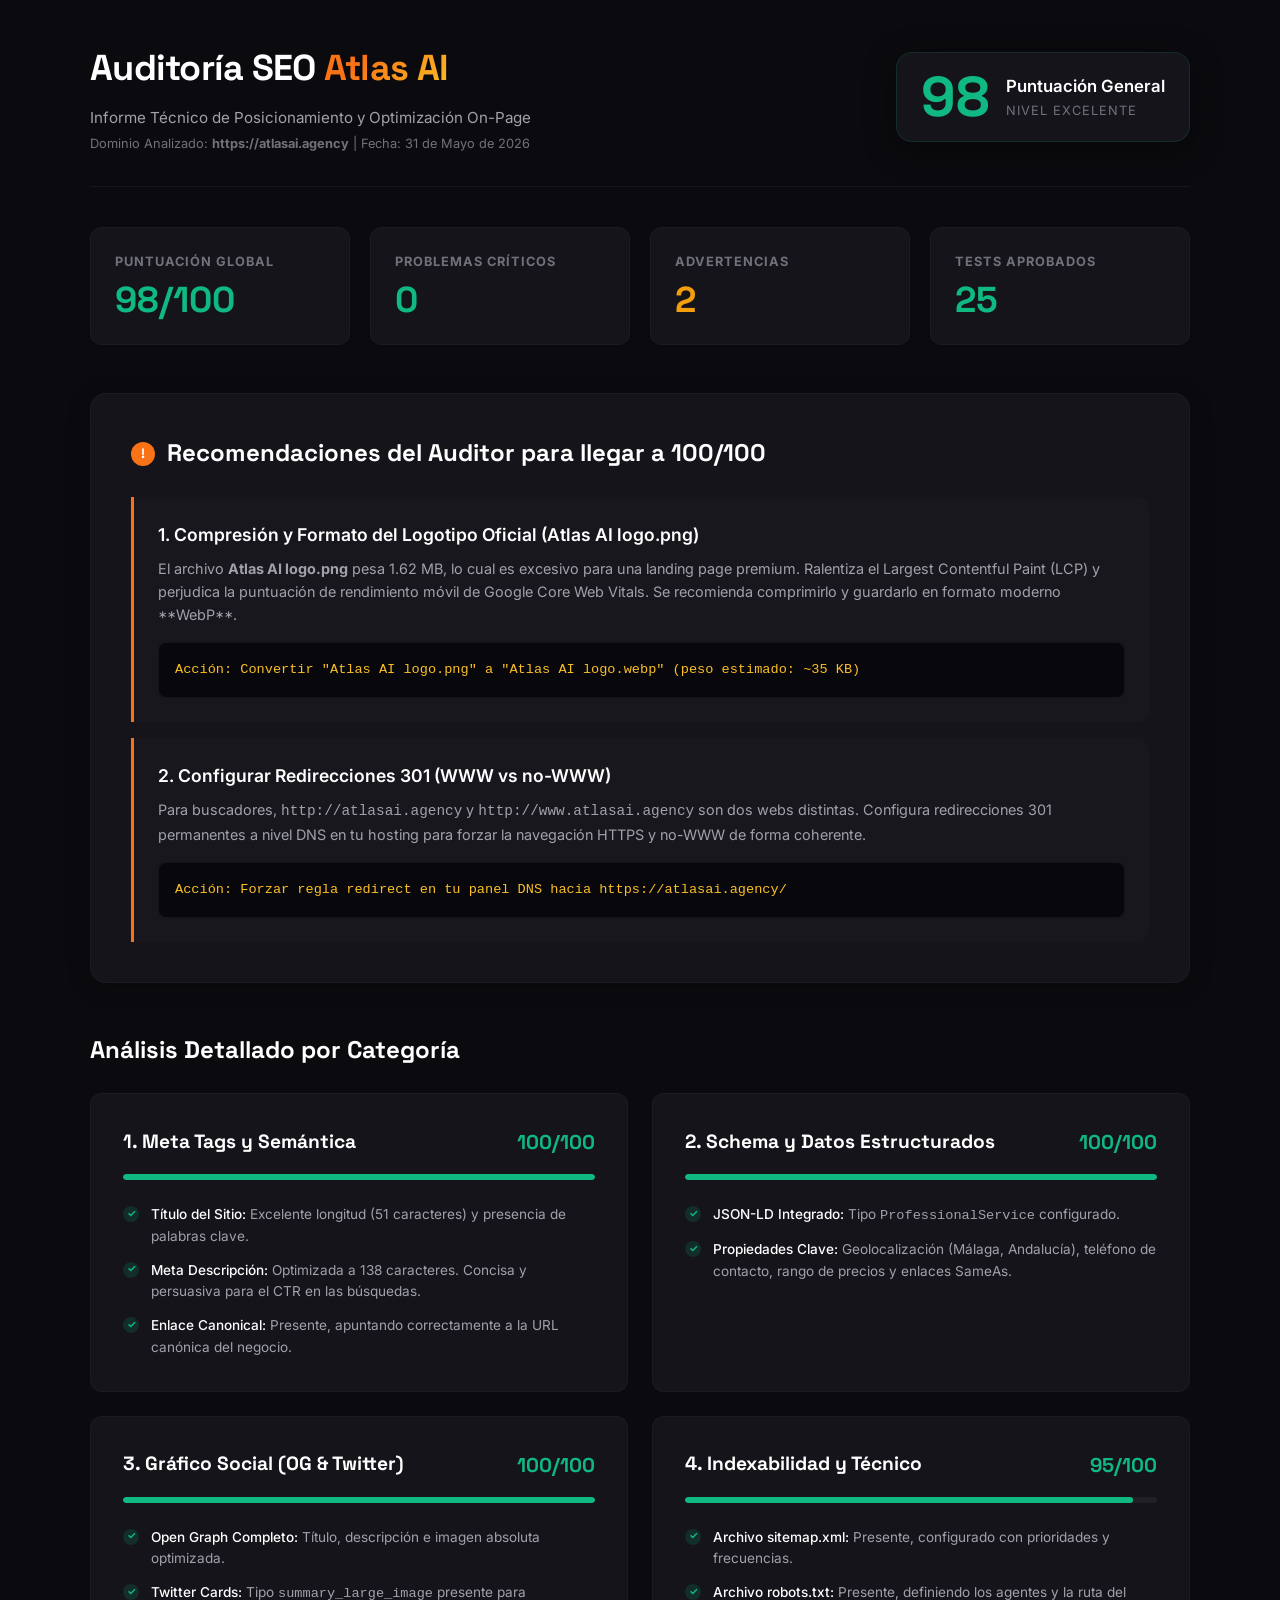
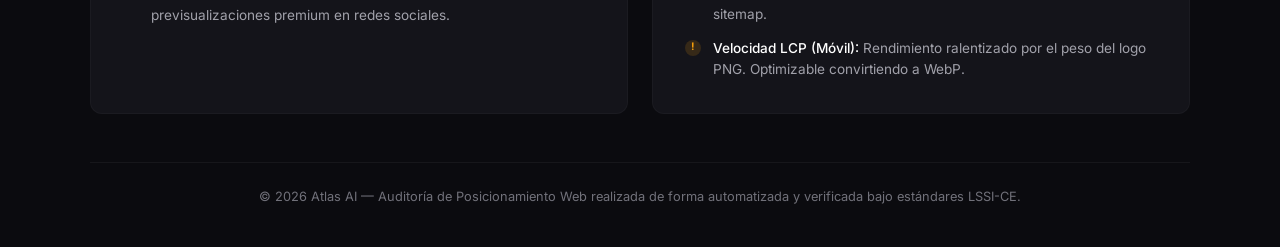
<file: auditoria-seo-atlas-ai.html>
<!DOCTYPE html>
<html lang="es">
<head>
  <meta charset="UTF-8">
  <meta name="viewport" content="width=device-width, initial-scale=1.0">
  <title>Dashboard de Auditoría SEO — Atlas AI</title>
  <link rel="preconnect" href="https://fonts.googleapis.com">
  <link rel="preconnect" href="https://fonts.gstatic.com" crossorigin>
  <link href="https://fonts.googleapis.com/css2?family=Inter:wght@400;500;600;700&family=Space+Grotesk:wght@500;700&display=swap" rel="stylesheet">
  <style>
    :root {
      --bg-base: #0B0B0F;
      --bg-surface: #14141A;
      --bg-card: #1C1C24;
      --accent-primary: #F97316;
      --accent-secondary: #FBBF24;
      
      --color-success: #10B981;
      --color-warning: #F59E0B;
      --color-danger: #EF4444;
      
      --text-primary: #FFFFFF;
      --text-secondary: #A1A1AA;
      --text-dim: #71717A;
      
      --font-headings: 'Space Grotesk', sans-serif;
      --font-body: 'Inter', sans-serif;
    }
    
    * {
      box-sizing: border-box;
      margin: 0;
      padding: 0;
    }
    
    body {
      background-color: var(--bg-base);
      color: var(--text-primary);
      font-family: var(--font-body);
      line-height: 1.6;
      padding: 40px 24px;
    }
    
    .container {
      max-width: 1100px;
      margin: 0 auto;
    }
    
    header {
      display: flex;
      justify-content: space-between;
      align-items: center;
      padding-bottom: 32px;
      border-bottom: 1px solid rgba(255, 255, 255, 0.05);
      margin-bottom: 40px;
      flex-wrap: wrap;
      gap: 24px;
    }
    
    .brand h1 {
      font-family: var(--font-headings);
      font-size: 2.25rem;
      font-weight: 700;
      letter-spacing: -0.02em;
      margin-bottom: 8px;
    }
    
    .brand h1 span {
      background: linear-gradient(135deg, var(--accent-primary) 30%, var(--accent-secondary) 100%);
      -webkit-background-clip: text;
      -webkit-text-fill-color: transparent;
    }
    
    .brand p {
      color: var(--text-secondary);
      font-size: 0.95rem;
    }
    
    .score-badge {
      display: flex;
      align-items: center;
      gap: 16px;
      background: var(--bg-surface);
      border: 1px solid rgba(16, 185, 129, 0.15);
      padding: 16px 24px;
      border-radius: 16px;
      box-shadow: 0 8px 32px rgba(0,0,0,0.4);
    }
    
    .score-num {
      font-family: var(--font-headings);
      font-size: 3.5rem;
      font-weight: 700;
      color: var(--color-success);
      line-height: 1;
    }
    
    .score-info h3 {
      font-size: 1.05rem;
      font-weight: 600;
      color: #FFFFFF;
      margin-bottom: 2px;
    }
    
    .score-info p {
      font-size: 0.8rem;
      color: var(--text-dim);
      text-transform: uppercase;
      letter-spacing: 0.08em;
    }
    
    /* Resumen Ejecutivo */
    .summary-grid {
      display: grid;
      grid-template-columns: repeat(4, 1fr);
      gap: 20px;
      margin-bottom: 48px;
    }
    
    .summary-card {
      background: var(--bg-surface);
      border: 1px solid rgba(255, 255, 255, 0.03);
      padding: 24px;
      border-radius: 12px;
      text-align: left;
    }
    
    .summary-card h4 {
      font-size: 0.8rem;
      text-transform: uppercase;
      letter-spacing: 0.08em;
      color: var(--text-dim);
      margin-bottom: 8px;
    }
    
    .summary-card .value {
      font-family: var(--font-headings);
      font-size: 2.25rem;
      font-weight: 700;
      color: #FFFFFF;
      line-height: 1.1;
    }
    
    .summary-card.success .value { color: var(--color-success); }
    .summary-card.warning .value { color: var(--color-warning); }
    .summary-card.danger .value { color: var(--color-danger); }
    
    /* Top Correcciones */
    .corrections-section {
      background: var(--bg-surface);
      border: 1px solid rgba(255,255,255,0.03);
      border-radius: 16px;
      padding: 40px;
      margin-bottom: 48px;
      box-shadow: 0 4px 24px rgba(0,0,0,0.2);
    }
    
    .corrections-section h2 {
      font-family: var(--font-headings);
      font-size: 1.5rem;
      font-weight: 700;
      margin-bottom: 24px;
      display: flex;
      align-items: center;
      gap: 12px;
    }
    
    .corrections-section h2::before {
      content: "!";
      width: 24px;
      height: 24px;
      background: var(--accent-primary);
      border-radius: 50%;
      display: inline-flex;
      align-items: center;
      justify-content: center;
      color: #FFFFFF;
      font-size: 0.85rem;
      font-weight: 700;
    }
    
    .correction-item {
      border-left: 3px solid var(--accent-primary);
      background: rgba(255, 255, 255, 0.01);
      padding: 24px;
      border-radius: 0 12px 12px 0;
      margin-bottom: 16px;
    }
    
    .correction-item:last-child {
      margin-bottom: 0;
    }
    
    .correction-item h3 {
      font-size: 1.1rem;
      font-weight: 600;
      margin-bottom: 8px;
      color: #FFFFFF;
    }
    
    .correction-item p.desc {
      color: var(--text-secondary);
      font-size: 0.9rem;
      margin-bottom: 16px;
    }
    
    .code-box {
      background: #08080C;
      border: 1px solid rgba(255,255,255,0.05);
      border-radius: 8px;
      padding: 16px;
      font-family: 'JetBrains Mono', monospace;
      font-size: 0.85rem;
      color: #FBBF24;
      overflow-x: auto;
    }
    
    /* Desglose por Categoría */
    .categories-section h2 {
      font-family: var(--font-headings);
      font-size: 1.5rem;
      font-weight: 700;
      margin-bottom: 24px;
    }
    
    .categories-grid {
      display: grid;
      grid-template-columns: repeat(2, 1fr);
      gap: 24px;
      margin-bottom: 48px;
    }
    
    .category-card {
      background: var(--bg-surface);
      border: 1px solid rgba(255,255,255,0.03);
      padding: 32px;
      border-radius: 12px;
    }
    
    .category-header {
      display: flex;
      justify-content: space-between;
      align-items: center;
      margin-bottom: 16px;
    }
    
    .category-header h3 {
      font-family: var(--font-headings);
      font-size: 1.2rem;
      font-weight: 700;
    }
    
    .category-score {
      font-family: var(--font-headings);
      font-size: 1.25rem;
      font-weight: 700;
      color: var(--color-success);
    }
    
    .progress-bar-wrap {
      width: 100%;
      height: 6px;
      background: rgba(255,255,255,0.05);
      border-radius: 3px;
      margin-bottom: 24px;
      overflow: hidden;
    }
    
    .progress-bar {
      height: 100%;
      border-radius: 3px;
      background: var(--color-success);
    }
    
    .test-list {
      display: flex;
      flex-direction: column;
      gap: 12px;
    }
    
    .test-item {
      display: flex;
      align-items: flex-start;
      gap: 12px;
      font-size: 0.85rem;
    }
    
    .test-status {
      width: 16px;
      height: 16px;
      border-radius: 50%;
      display: flex;
      align-items: center;
      justify-content: center;
      flex-shrink: 0;
      margin-top: 2px;
    }
    
    .test-status.passed { background: rgba(16, 185, 129, 0.15); color: var(--color-success); font-weight: 700; font-size: 0.65rem; }
    .test-status.warning { background: rgba(245, 158, 11, 0.15); color: var(--color-warning); font-weight: 700; font-size: 0.65rem; }
    
    .test-text {
      color: var(--text-secondary);
    }
    
    .test-text strong {
      color: #FFFFFF;
      font-weight: 500;
    }
    
    /* Footer del informe */
    .audit-footer {
      border-top: 1px solid rgba(255,255,255,0.05);
      padding-top: 24px;
      text-align: center;
      color: var(--text-dim);
      font-size: 0.8rem;
    }
    
    @media (max-width: 1024px) {
      .categories-grid {
        grid-template-columns: 1fr;
      }
    }
    
    @media (max-width: 768px) {
      .summary-grid {
        grid-template-columns: repeat(2, 1fr);
      }
      header {
        flex-direction: column;
        align-items: flex-start;
      }
    }
    
    @media (max-width: 480px) {
      .summary-grid {
        grid-template-columns: 1fr;
      }
    }
  </style>
</head>
<body>
  <div class="container">
    <header>
      <div class="brand">
        <h1>Auditoría SEO <span>Atlas AI</span></h1>
        <p>Informe Técnico de Posicionamiento y Optimización On-Page</p>
        <p style="margin-top: 4px; font-size: 0.8rem; color: var(--text-dim);">Dominio Analizado: <strong>https://atlasai.agency</strong> | Fecha: 31 de Mayo de 2026</p>
      </div>
      
      <div class="score-badge">
        <div class="score-num">98</div>
        <div class="score-info">
          <h3>Puntuación General</h3>
          <p>Nivel Excelente</p>
        </div>
      </div>
    </header>
    
    <!-- Resumen Ejecutivo -->
    <section class="summary-grid">
      <div class="summary-card success">
        <h4>Puntuación Global</h4>
        <div class="value">98/100</div>
      </div>
      <div class="summary-card success">
        <h4>Problemas Críticos</h4>
        <div class="value">0</div>
      </div>
      <div class="summary-card warning">
        <h4>Advertencias</h4>
        <div class="value">2</div>
      </div>
      <div class="summary-card success">
        <h4>Tests Aprobados</h4>
        <div class="value">25</div>
      </div>
    </section>
    
    <!-- Top Correcciones Priorizadas -->
    <section class="corrections-section">
      <h2>Recomendaciones del Auditor para llegar a 100/100</h2>
      
      <div class="correction-item">
        <h3>1. Compresión y Formato del Logotipo Oficial (Atlas AI logo.png)</h3>
        <p class="desc">El archivo <strong>Atlas AI logo.png</strong> pesa 1.62 MB, lo cual es excesivo para una landing page premium. Ralentiza el Largest Contentful Paint (LCP) y perjudica la puntuación de rendimiento móvil de Google Core Web Vitals. Se recomienda comprimirlo y guardarlo en formato moderno **WebP**.</p>
        <div class="code-box">
          Acción: Convertir "Atlas AI logo.png" a "Atlas AI logo.webp" (peso estimado: ~35 KB)
        </div>
      </div>

      <div class="correction-item">
        <h3>2. Configurar Redirecciones 301 (WWW vs no-WWW)</h3>
        <p class="desc">Para buscadores, <code>http://atlasai.agency</code> y <code>http://www.atlasai.agency</code> son dos webs distintas. Configura redirecciones 301 permanentes a nivel DNS en tu hosting para forzar la navegación HTTPS y no-WWW de forma coherente.</p>
        <div class="code-box">
          Acción: Forzar regla redirect en tu panel DNS hacia https://atlasai.agency/
        </div>
      </div>
    </section>
    
    <!-- Desglose por Categoría -->
    <section class="categories-section">
      <h2>Análisis Detallado por Categoría</h2>
      
      <div class="categories-grid">
        <!-- 1. Meta Tags -->
        <div class="category-card">
          <div class="category-header">
            <h3>1. Meta Tags y Semántica</h3>
            <div class="category-score">100/100</div>
          </div>
          <div class="progress-bar-wrap">
            <div class="progress-bar" style="width: 100%;"></div>
          </div>
          <div class="test-list">
            <div class="test-item">
              <div class="test-status passed">✓</div>
              <div class="test-text"><strong>Título del Sitio:</strong> Excelente longitud (51 caracteres) y presencia de palabras clave.</div>
            </div>
            <div class="test-item">
              <div class="test-status passed">✓</div>
              <div class="test-text"><strong>Meta Descripción:</strong> Optimizada a 138 caracteres. Concisa y persuasiva para el CTR en las búsquedas.</div>
            </div>
            <div class="test-item">
              <div class="test-status passed">✓</div>
              <div class="test-text"><strong>Enlace Canonical:</strong> Presente, apuntando correctamente a la URL canónica del negocio.</div>
            </div>
          </div>
        </div>
        
        <!-- 2. Schema y Datos Estructurados -->
        <div class="category-card">
          <div class="category-header">
            <h3>2. Schema y Datos Estructurados</h3>
            <div class="category-score">100/100</div>
          </div>
          <div class="progress-bar-wrap">
            <div class="progress-bar" style="width: 100%;"></div>
          </div>
          <div class="test-list">
            <div class="test-item">
              <div class="test-status passed">✓</div>
              <div class="test-text"><strong>JSON-LD Integrado:</strong> Tipo <code>ProfessionalService</code> configurado.</div>
            </div>
            <div class="test-item">
              <div class="test-status passed">✓</div>
              <div class="test-text"><strong>Propiedades Clave:</strong> Geolocalización (Málaga, Andalucía), teléfono de contacto, rango de precios y enlaces SameAs.</div>
            </div>
          </div>
        </div>

        <!-- 3. Open Graph y Redes -->
        <div class="category-card">
          <div class="category-header">
            <h3>3. Gráfico Social (OG & Twitter)</h3>
            <div class="category-score">100/100</div>
          </div>
          <div class="progress-bar-wrap">
            <div class="progress-bar" style="width: 100%;"></div>
          </div>
          <div class="test-list">
            <div class="test-item">
              <div class="test-status passed">✓</div>
              <div class="test-text"><strong>Open Graph Completo:</strong> Título, descripción e imagen absoluta optimizada.</div>
            </div>
            <div class="test-item">
              <div class="test-status passed">✓</div>
              <div class="test-text"><strong>Twitter Cards:</strong> Tipo <code>summary_large_image</code> presente para previsualizaciones premium en redes sociales.</div>
            </div>
          </div>
        </div>

        <!-- 4. Técnico y Crawling -->
        <div class="category-card">
          <div class="category-header">
            <h3>4. Indexabilidad y Técnico</h3>
            <div class="category-score">95/100</div>
          </div>
          <div class="progress-bar-wrap">
            <div class="progress-bar" style="width: 95%;"></div>
          </div>
          <div class="test-list">
            <div class="test-item">
              <div class="test-status passed">✓</div>
              <div class="test-text"><strong>Archivo sitemap.xml:</strong> Presente, configurado con prioridades y frecuencias.</div>
            </div>
            <div class="test-item">
              <div class="test-status passed">✓</div>
              <div class="test-text"><strong>Archivo robots.txt:</strong> Presente, definiendo los agentes y la ruta del sitemap.</div>
            </div>
            <div class="test-item">
              <div class="test-status warning">!</div>
              <div class="test-text"><strong>Velocidad LCP (Móvil):</strong> Rendimiento ralentizado por el peso del logo PNG. Optimizable convirtiendo a WebP.</div>
            </div>
          </div>
        </div>
      </div>
    </section>
    
    <footer class="audit-footer">
      <p>&copy; 2026 Atlas AI &mdash; Auditoría de Posicionamiento Web realizada de forma automatizada y verificada bajo estándares LSSI-CE.</p>
    </footer>
  </div>
</body>
</html>
</file>
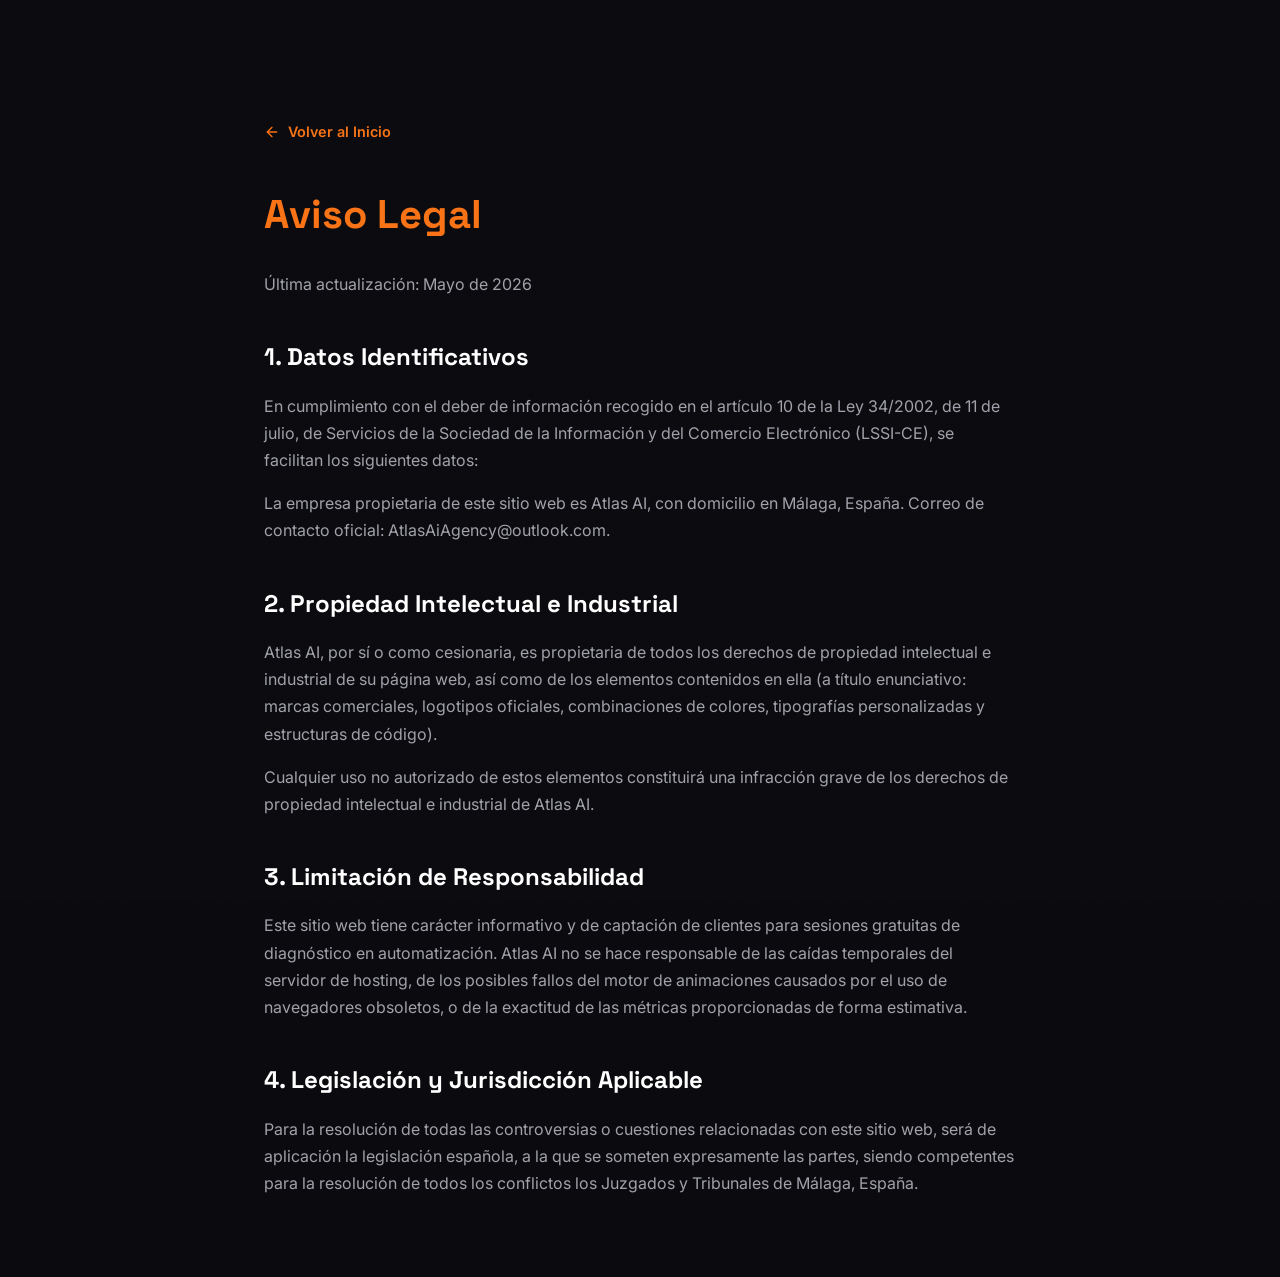
<file: aviso-legal.html>
<!DOCTYPE html>
<html lang="es">
<head>
  <meta charset="UTF-8">
  <meta name="viewport" content="width=device-width, initial-scale=1.0">
  <title>Aviso Legal | Atlas AI</title>
  <link rel="preconnect" href="https://fonts.googleapis.com">
  <link rel="preconnect" href="https://fonts.gstatic.com" crossorigin>
  <link rel="stylesheet" href="./style.css">
  <style>
    .legal-content {
      max-width: 800px;
      margin: 120px auto 80px;
      padding: 0 24px;
    }
    .legal-content h1 {
      font-family: var(--font-headings);
      font-size: 2.5rem;
      margin-bottom: 24px;
      background: linear-gradient(135deg, var(--accent-primary) 30%, var(--accent-secondary) 100%);
      -webkit-background-clip: text;
      -webkit-text-fill-color: transparent;
    }
    .legal-content h2 {
      font-family: var(--font-headings);
      font-size: 1.5rem;
      margin: 40px 0 16px;
      color: #FFFFFF;
    }
    .legal-content p, .legal-content li {
      color: var(--text-secondary);
      font-size: 1rem;
      line-height: 1.7;
      margin-bottom: 16px;
    }
    .btn-back {
      display: inline-flex;
      align-items: center;
      gap: 8px;
      color: var(--accent-primary);
      text-decoration: none;
      font-weight: 600;
      font-size: 0.9rem;
      margin-bottom: 40px;
      transition: var(--transition-fast);
    }
    .btn-back:hover {
      color: #FFFFFF;
      transform: translateX(-4px);
    }
  </style>
</head>
<body>
  <div class="legal-content">
    <a href="./index.html" class="btn-back">
      <svg width="16" height="16" viewBox="0 0 24 24" fill="none" stroke="currentColor" stroke-width="2" stroke-linecap="round" stroke-linejoin="round">
        <line x1="19" y1="12" x2="5" y2="12"></line>
        <polyline points="12 19 5 12 12 5"></polyline>
      </svg>
      Volver al Inicio
    </a>
    
    <h1>Aviso Legal</h1>
    <p>Última actualización: Mayo de 2026</p>
    
    <h2>1. Datos Identificativos</h2>
    <p>En cumplimiento con el deber de información recogido en el artículo 10 de la Ley 34/2002, de 11 de julio, de Servicios de la Sociedad de la Información y del Comercio Electrónico (LSSI-CE), se facilitan los siguientes datos:</p>
    <p>La empresa propietaria de este sitio web es Atlas AI, con domicilio en Málaga, España. Correo de contacto oficial: AtlasAiAgency@outlook.com.</p>
    
    <h2>2. Propiedad Intelectual e Industrial</h2>
    <p>Atlas AI, por sí o como cesionaria, es propietaria de todos los derechos de propiedad intelectual e industrial de su página web, así como de los elementos contenidos en ella (a título enunciativo: marcas comerciales, logotipos oficiales, combinaciones de colores, tipografías personalizadas y estructuras de código).</p>
    <p>Cualquier uso no autorizado de estos elementos constituirá una infracción grave de los derechos de propiedad intelectual e industrial de Atlas AI.</p>
    
    <h2>3. Limitación de Responsabilidad</h2>
    <p>Este sitio web tiene carácter informativo y de captación de clientes para sesiones gratuitas de diagnóstico en automatización. Atlas AI no se hace responsable de las caídas temporales del servidor de hosting, de los posibles fallos del motor de animaciones causados por el uso de navegadores obsoletos, o de la exactitud de las métricas proporcionadas de forma estimativa.</p>
    
    <h2>4. Legislación y Jurisdicción Aplicable</h2>
    <p>Para la resolución de todas las controversias o cuestiones relacionadas con este sitio web, será de aplicación la legislación española, a la que se someten expresamente las partes, siendo competentes para la resolución de todos los conflictos los Juzgados y Tribunales de Málaga, España.</p>
  </div>
</body>
</html>
</file>
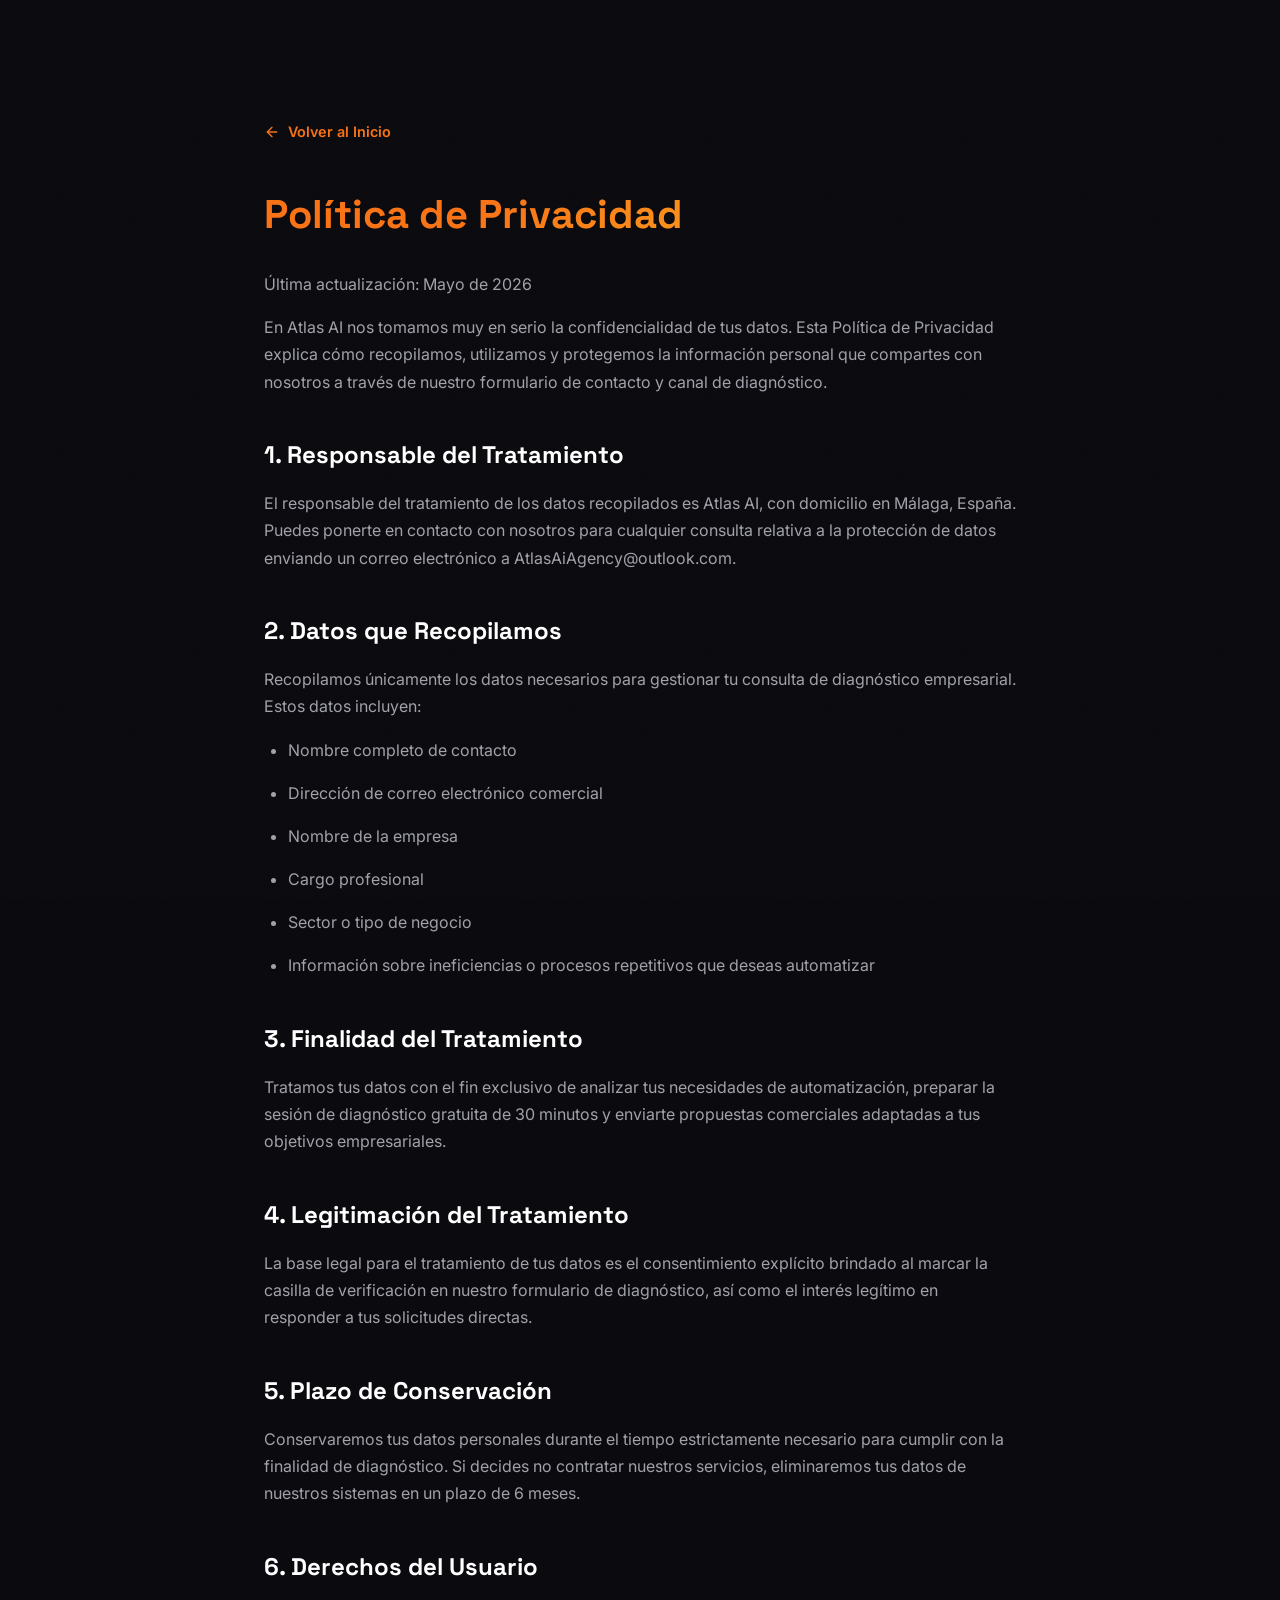
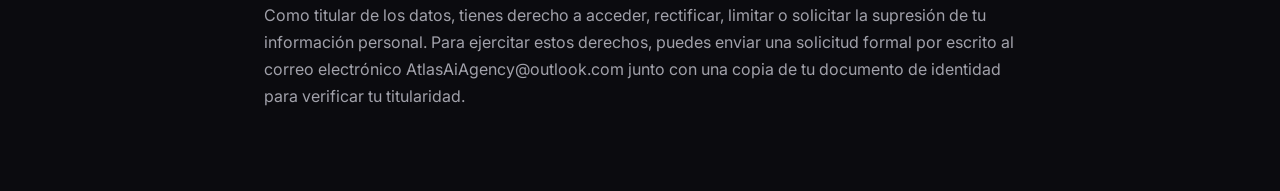
<file: privacidad.html>
<!DOCTYPE html>
<html lang="es">
<head>
  <meta charset="UTF-8">
  <meta name="viewport" content="width=device-width, initial-scale=1.0">
  <title>Política de Privacidad | Atlas AI</title>
  <link rel="preconnect" href="https://fonts.googleapis.com">
  <link rel="preconnect" href="https://fonts.gstatic.com" crossorigin>
  <link rel="stylesheet" href="./style.css">
  <style>
    .legal-content {
      max-width: 800px;
      margin: 120px auto 80px;
      padding: 0 24px;
    }
    .legal-content h1 {
      font-family: var(--font-headings);
      font-size: 2.5rem;
      margin-bottom: 24px;
      background: linear-gradient(135deg, var(--accent-primary) 30%, var(--accent-secondary) 100%);
      -webkit-background-clip: text;
      -webkit-text-fill-color: transparent;
    }
    .legal-content h2 {
      font-family: var(--font-headings);
      font-size: 1.5rem;
      margin: 40px 0 16px;
      color: #FFFFFF;
    }
    .legal-content p, .legal-content li {
      color: var(--text-secondary);
      font-size: 1rem;
      line-height: 1.7;
      margin-bottom: 16px;
    }
    .legal-content ul {
      margin-left: 24px;
      margin-bottom: 24px;
    }
    .btn-back {
      display: inline-flex;
      align-items: center;
      gap: 8px;
      color: var(--accent-primary);
      text-decoration: none;
      font-weight: 600;
      font-size: 0.9rem;
      margin-bottom: 40px;
      transition: var(--transition-fast);
    }
    .btn-back:hover {
      color: #FFFFFF;
      transform: translateX(-4px);
    }
  </style>
</head>
<body>
  <div class="legal-content">
    <a href="./index.html" class="btn-back">
      <svg width="16" height="16" viewBox="0 0 24 24" fill="none" stroke="currentColor" stroke-width="2" stroke-linecap="round" stroke-linejoin="round">
        <line x1="19" y1="12" x2="5" y2="12"></line>
        <polyline points="12 19 5 12 12 5"></polyline>
      </svg>
      Volver al Inicio
    </a>
    
    <h1>Política de Privacidad</h1>
    <p>Última actualización: Mayo de 2026</p>
    
    <p>En Atlas AI nos tomamos muy en serio la confidencialidad de tus datos. Esta Política de Privacidad explica cómo recopilamos, utilizamos y protegemos la información personal que compartes con nosotros a través de nuestro formulario de contacto y canal de diagnóstico.</p>
    
    <h2>1. Responsable del Tratamiento</h2>
    <p>El responsable del tratamiento de los datos recopilados es Atlas AI, con domicilio en Málaga, España. Puedes ponerte en contacto con nosotros para cualquier consulta relativa a la protección de datos enviando un correo electrónico a AtlasAiAgency@outlook.com.</p>
    
    <h2>2. Datos que Recopilamos</h2>
    <p>Recopilamos únicamente los datos necesarios para gestionar tu consulta de diagnóstico empresarial. Estos datos incluyen:</p>
    <ul>
      <li>Nombre completo de contacto</li>
      <li>Dirección de correo electrónico comercial</li>
      <li>Nombre de la empresa</li>
      <li>Cargo profesional</li>
      <li>Sector o tipo de negocio</li>
      <li>Información sobre ineficiencias o procesos repetitivos que deseas automatizar</li>
    </ul>
    
    <h2>3. Finalidad del Tratamiento</h2>
    <p>Tratamos tus datos con el fin exclusivo de analizar tus necesidades de automatización, preparar la sesión de diagnóstico gratuita de 30 minutos y enviarte propuestas comerciales adaptadas a tus objetivos empresariales.</p>
    
    <h2>4. Legitimación del Tratamiento</h2>
    <p>La base legal para el tratamiento de tus datos es el consentimiento explícito brindado al marcar la casilla de verificación en nuestro formulario de diagnóstico, así como el interés legítimo en responder a tus solicitudes directas.</p>
    
    <h2>5. Plazo de Conservación</h2>
    <p>Conservaremos tus datos personales durante el tiempo estrictamente necesario para cumplir con la finalidad de diagnóstico. Si decides no contratar nuestros servicios, eliminaremos tus datos de nuestros sistemas en un plazo de 6 meses.</p>
    
    <h2>6. Derechos del Usuario</h2>
    <p>Como titular de los datos, tienes derecho a acceder, rectificar, limitar o solicitar la supresión de tu información personal. Para ejercitar estos derechos, puedes enviar una solicitud formal por escrito al correo electrónico AtlasAiAgency@outlook.com junto con una copia de tu documento de identidad para verificar tu titularidad.</p>
  </div>
</body>
</html>
</file>
<file: style.css>
/* ==========================================================================
   ATLAS AI - ESTILOS DE LUJO Y SISTEMA DE DISEÑO
   ========================================================================== */

/* ─── IMPORTACIÓN DE TIPOGRAFÍAS ─── */
@import url('https://fonts.googleapis.com/css2?family=Inter:wght@400;500;600;700&family=Space+Grotesk:wght@500;700&display=swap');

/* ─── VARIABLES DEL SISTEMA (TOKENS) ─── */
:root {
  /* Paleta de Colores de Lujo */
  --bg-base: #0B0B0F;
  --bg-surface: #14141A;
  --bg-surface-elevated: #1E1E26;
  
  --accent-primary: #F97316; /* Naranja Atlas AI */
  --accent-primary-rgb: 249, 115, 22;
  --accent-secondary: #FBBF24; /* Amarillo Oro */
  --accent-secondary-rgb: 251, 191, 36;
  
  --border-subtle: rgba(249, 115, 22, 0.08);
  --border-medium: rgba(249, 115, 22, 0.15);
  --border-active: rgba(249, 115, 22, 0.35);
  
  /* Estados de Acento */
  --accent-glow: rgba(249, 115, 22, 0.15);
  --accent-glow-strong: rgba(249, 115, 22, 0.3);
  
  /* Neutros para Texto */
  --text-primary: #FFFFFF;
  --text-secondary: #A1A1AA; /* zinc-400 */
  --text-dim: #71717A; /* zinc-500 */
  --text-muted: #52525B; /* zinc-600 */
  
  /* Fuentes */
  --font-headings: 'Space Grotesk', sans-serif;
  --font-body: 'Inter', sans-serif;
  
  /* Corner Radii Consistentes (Shape Lock) */
  --radius-btn: 9999px; /* Botones en píldora */
  --radius-card: 16px;  /* Tarjetas y Bento */
  --radius-input: 8px;  /* Campos de formulario */
  
  /* Transiciones Estándar */
  --transition-smooth: all 0.4s cubic-bezier(0.16, 1, 0.3, 1);
  --transition-fast: all 0.2s cubic-bezier(0.16, 1, 0.3, 1);
}

/* ─── RESET & CONFIGURACIÓN BASE ─── */
* {
  box-sizing: border-box;
  margin: 0;
  padding: 0;
}

html {
  scroll-behavior: smooth;
  background-color: var(--bg-base);
  color: var(--text-primary);
  font-family: var(--font-body);
  -webkit-font-smoothing: antialiased;
  -moz-osx-font-smoothing: grayscale;
}

body {
  overflow-x: hidden;
  background-color: var(--bg-base);
  line-height: 1.6;
  position: relative;
}

/* Grain estático de fondo para textura premium */
body::before {
  content: "";
  position: fixed;
  top: 0; left: 0;
  width: 100vw; height: 100vh;
  z-index: 9998;
  pointer-events: none;
  background-image: url("data:image/svg+xml,%3Csvg viewBox='0 0 256 256' xmlns='http://www.w3.org/2000/svg'%3E%3Cfilter id='n'%3E%3CfeTurbulence type='fractalNoise' baseFrequency='0.85' numOctaves='3' stitchTiles='stitch'/%3E%3C/filter%3E%3Crect width='100%25' height='100%25' filter='url(%23n)' opacity='1'/%3E%3C/svg%3E");
  background-size: 256px 256px;
  opacity: 0.02;
  mix-blend-mode: overlay;
}

/* ─── SCROLLBAR DE MARCA ─── */
::-webkit-scrollbar {
  width: 6px;
}
::-webkit-scrollbar-track {
  background: var(--bg-base);
}
::-webkit-scrollbar-thumb {
  background: rgba(249, 115, 22, 0.2);
  border-radius: 3px;
  transition: var(--transition-fast);
}
::-webkit-scrollbar-thumb:hover {
  background: rgba(249, 115, 22, 0.5);
}

/* ─── ELEMENTOS DE FONDO INTERACTIVOS ─── */
#bg-canvas {
  position: fixed;
  top: 0; left: 0;
  width: 100vw; height: 100vh;
  z-index: 0;
  pointer-events: none;
}

.cursor-aura {
  position: fixed;
  top: 0; left: 0;
  width: 480px; height: 480px;
  pointer-events: none;
  z-index: 99;
  transform: translate(-50%, -50%);
  background: radial-gradient(circle, rgba(249,115,22,0.06) 0%, rgba(249,115,22,0.02) 40%, transparent 70%);
  mix-blend-mode: screen;
  opacity: 0;
  transition: opacity 0.6s ease;
  will-change: transform;
}
.cursor-aura.active {
  opacity: 1;
}

@media (max-width: 900px) {
  .cursor-aura {
    display: none !important;
  }
}

/* ─── MAQUETACIÓN GLOBAL ─── */
.container {
  width: 100%;
  max-width: 1300px;
  margin: 0 auto;
  padding: 0 24px;
  position: relative;
  z-index: 2;
}

.section {
  padding: 120px 0;
  position: relative;
  z-index: 2;
}

@media (max-width: 768px) {
  .section {
    padding: 60px 20px;
  }
}

@media (max-width: 480px) {
  .section {
    padding: 50px 16px;
  }
}

/* ─── NAVEGACIÓN PREMIUM ─── */
nav {
  position: fixed;
  top: 0; left: 0;
  width: 100%;
  height: 76px;
  z-index: 1000;
  display: flex;
  align-items: center;
  transition: var(--transition-smooth);
  border-bottom: 1px solid transparent;
}

nav.scrolled {
  background: rgba(11, 11, 15, 0.75);
  backdrop-filter: blur(16px);
  -webkit-backdrop-filter: blur(16px);
  border-bottom: 1px solid var(--border-subtle);
  height: 70px;
}

.nav-container {
  display: flex;
  justify-content: space-between;
  align-items: center;
  width: 100%;
}

.nav-logo {
  display: flex;
  align-items: center;
  gap: 12px;
  text-decoration: none;
  color: var(--text-primary);
}

.nav-logo img {
  height: 44px;
  width: auto;
  filter: drop-shadow(0 0 8px rgba(249, 115, 22, 0.4)) drop-shadow(0 0 20px rgba(249, 115, 22, 0.15));
  transition: var(--transition-smooth);
}

@media (max-width: 768px) {
  .nav-logo img {
    height: 50px;
  }
}

.nav-logo:hover img {
  transform: rotate(5deg) scale(1.05);
}

.nav-logo span {
  display: none;
}

.nav-links {
  display: flex;
  align-items: center;
  gap: 32px;
}

.nav-links a {
  color: var(--text-secondary);
  text-decoration: none;
  font-size: 0.9rem;
  font-weight: 500;
  transition: var(--transition-fast);
  position: relative;
  padding: 6px 0;
}

.nav-links a:hover {
  color: var(--text-primary);
}

.nav-links a::after {
  content: "";
  position: absolute;
  bottom: 0; left: 0;
  width: 0; height: 1px;
  background: var(--accent-primary);
  transition: var(--transition-fast);
}

.nav-links a:hover::after {
  width: 100%;
}

.nav-cta {
  display: inline-flex;
  align-items: center;
  justify-content: center;
  background: rgba(249, 115, 22, 0.08);
  border: 1px solid var(--border-medium);
  color: var(--text-primary);
  padding: 10px 20px;
  border-radius: var(--radius-btn);
  font-size: 0.85rem;
  font-weight: 600;
  text-decoration: none;
  transition: var(--transition-fast);
  cursor: pointer;
  box-shadow: 0 4px 12px rgba(0, 0, 0, 0.2);
}

.nav-cta:hover {
  background: var(--accent-primary);
  border-color: var(--accent-primary);
  box-shadow: 0 0 16px var(--accent-glow-strong);
  transform: translateY(-1px);
}

.nav-cta:active {
  transform: translateY(1px);
}

/* Menú móvil hamburguesa */
.mobile-toggle {
  display: none;
  background: none;
  border: none;
  color: var(--text-primary);
  cursor: pointer;
  padding: 8px;
  z-index: 1001;
}

.mobile-toggle svg {
  width: 24px;
  height: 24px;
  stroke-width: 1.5;
}

.nav-mobile-menu {
  position: fixed;
  top: 0; right: -100%;
  width: 100%;
  max-width: 320px;
  height: 100dvh;
  background: var(--bg-surface);
  border-left: 1px solid var(--border-subtle);
  z-index: 999;
  padding: 100px 32px 40px;
  display: flex;
  flex-direction: column;
  gap: 24px;
  transition: var(--transition-smooth);
}

.nav-mobile-menu.open {
  right: 0;
  box-shadow: -20px 0 40px rgba(0, 0, 0, 0.6);
}

.nav-mobile-menu a {
  color: var(--text-secondary);
  text-decoration: none;
  font-size: 1.1rem;
  font-weight: 500;
  padding: 8px 0;
  border-bottom: 1px solid rgba(255, 255, 255, 0.03);
  transition: var(--transition-fast);
}

.nav-mobile-menu a:hover {
  color: var(--text-primary);
  padding-left: 8px;
}

.nav-mobile-menu .mobile-cta {
  margin-top: auto;
  text-align: center;
  background: var(--accent-primary);
  color: var(--text-primary);
  padding: 14px;
  border-radius: var(--radius-btn);
  font-weight: 600;
  text-decoration: none;
}

@media (max-width: 1024px) {
  .nav-links {
    display: none;
  }
  .nav-cta {
    display: none;
  }
  .mobile-toggle {
    display: block;
  }
}

/* ─── SECCIÓN HERO (LUJO Y ESPACIO) ─── */
.hero {
  min-height: 100svh;
  display: flex;
  align-items: center;
  justify-content: center;
  padding-top: 100px;
  padding-bottom: 60px;
  position: relative;
  overflow: hidden;
}

@media (max-width: 768px) {
  .hero {
    min-height: 100svh;
    padding-top: 80px;
    padding-bottom: 40px;
  }
}

.hero-canvas-container {
  position: absolute;
  top: 0; left: 0;
  width: 100%; height: 100%;
  z-index: 1;
  pointer-events: none;
}

#hero-canvas {
  width: 100%; height: 100%;
}

.hero-content {
  max-width: 820px;
  text-align: center;
  position: relative;
  z-index: 2;
}

.hero-eyebrow {
  font-family: var(--font-body);
  font-size: 0.75rem;
  font-weight: 600;
  text-transform: uppercase;
  letter-spacing: 0.22em;
  color: var(--accent-primary);
  margin-bottom: 24px;
  display: inline-block;
  opacity: 0.85;
}

.hero h1 {
  font-family: var(--font-headings);
  font-size: clamp(2.5rem, 5.5vw, 4.25rem);
  font-weight: 700;
  line-height: 1.05;
  letter-spacing: -0.03em;
  margin-bottom: 24px;
}

@media (max-width: 768px) {
  .hero h1 {
    font-size: clamp(1.8rem, 4.5vw, 2.2rem);
  }
}

.hero h1 span.text-gradient {
  background: linear-gradient(135deg, var(--accent-primary) 20%, var(--accent-secondary) 100%);
  -webkit-background-clip: text;
  -webkit-text-fill-color: transparent;
  filter: drop-shadow(0 2px 20px rgba(249, 115, 22, 0.15));
}

.hero-subtext {
  font-size: clamp(1rem, 1.25vw, 1.15rem);
  color: var(--text-secondary);
  line-height: 1.55;
  max-width: 580px;
  margin: 0 auto 36px;
}

.hero-actions {
  display: flex;
  gap: 16px;
  justify-content: center;
  align-items: center;
}

/* Botón de Acento Sólido Glow */
.btn-primary {
  position: relative;
  overflow: hidden;
  display: inline-flex;
  align-items: center;
  justify-content: center;
  padding: 12px 24px;
  border-radius: 999px;
  background: rgba(249, 115, 22, 0.08);
  border: 1px solid rgba(249, 115, 22, 0.5);
  color: #FFFFFF;
  font-family: 'Inter', sans-serif;
  font-weight: 600;
  font-size: 0.85rem;
  letter-spacing: 0.02em;
  cursor: pointer;
  text-decoration: none;
  transition: border-color 0.3s ease, background 0.3s ease, box-shadow 0.3s ease;
  z-index: 0;
  gap: 10px;
}

@media (max-width: 768px) {
  .btn-primary {
    max-width: 220px;
    width: 100%;
    padding: 10px 18px;
    font-size: 0.85rem;
  }
}

.btn-primary::before {
  content: '';
  position: absolute;
  top: -20%;
  left: -80px;
  width: 40px;
  height: 140%;
  background: linear-gradient(
    105deg,
    transparent 20%,
    rgba(255, 255, 255, 0.35) 50%,
    transparent 80%
  );
  mix-blend-mode: screen;
  transform: skewX(-15deg);
  transition: left 0.0s;
  pointer-events: none;
  z-index: 1;
}

.btn-primary:hover::before {
  left: calc(100% + 80px);
  transition: left 0.55s cubic-bezier(0.25, 0.46, 0.45, 0.94);
}

.btn-primary:hover {
  border-color: rgba(249, 115, 22, 0.9);
  background: rgba(249, 115, 22, 0.15);
  box-shadow: 0 0 24px rgba(249, 115, 22, 0.3), 0 0 60px rgba(249, 115, 22, 0.1);
}

/* Botón Secundario / Outline */
.btn-secondary {
  display: inline-flex;
  align-items: center;
  background: rgba(255, 255, 255, 0.02);
  color: var(--text-secondary);
  border: 1px solid rgba(255, 255, 255, 0.08);
  padding: 16px 32px;
  border-radius: var(--radius-btn);
  font-size: 0.95rem;
  font-weight: 500;
  text-decoration: none;
  transition: var(--transition-smooth);
  cursor: pointer;
}

@media (max-width: 768px) {
  .btn-secondary {
    max-width: 220px;
    width: 100%;
    padding: 10px 18px;
    font-size: 0.85rem;
  }
}

.btn-secondary:hover {
  background: rgba(255, 255, 255, 0.06);
  color: var(--text-primary);
  border-color: rgba(255, 255, 255, 0.15);
}

@media (max-width: 640px) {
  .hero-actions {
    flex-direction: column;
    width: 100%;
  }
  .btn-primary, .btn-secondary {
    width: 100%;
    justify-content: center;
  }
}

/* ─── ESTRUCTURAS GENERALES DE CABECERA DE SECCIÓN ─── */
.section-header {
  max-width: 680px;
  margin-bottom: 72px;
  text-align: left;
}

.section-header .hero-eyebrow {
  margin-bottom: 16px;
}

.section-header h2 {
  font-family: var(--font-headings);
  font-size: clamp(2rem, 4vw, 2.75rem);
  font-weight: 700;
  line-height: 1.1;
  letter-spacing: -0.02em;
  margin-bottom: 20px;
}

@media (max-width: 768px) {
  .section-header h2 {
    font-size: clamp(1.5rem, 3.5vw, 1.8rem);
  }
}

.section-header h2 span.text-gradient {
  background: linear-gradient(135deg, var(--accent-primary) 30%, var(--accent-secondary) 100%);
  -webkit-background-clip: text;
  -webkit-text-fill-color: transparent;
}

.section-header p {
  color: var(--text-secondary);
  font-size: 1.05rem;
  line-height: 1.6;
}

/* ─── EFECTOS GLASSMORPHISM (GLASS LOCK) ─── */
.glass-card {
  background: rgba(20, 20, 26, 0.55);
  border: 1px solid var(--border-subtle);
  border-radius: var(--radius-card);
  backdrop-filter: blur(12px);
  -webkit-backdrop-filter: blur(12px);
  box-shadow: 
    0 4px 24px rgba(0, 0, 0, 0.3),
    inset 0 1px 0 rgba(255, 255, 255, 0.03);
  transition: var(--transition-smooth);
  position: relative;
  overflow: hidden;
}

.glass-card::before {
  content: "";
  position: absolute;
  top: 0; left: 0;
  width: 100%; height: 100%;
  background: radial-gradient(800px circle at var(--mouse-x, 0) var(--mouse-y, 0), rgba(249, 115, 22, 0.04), transparent 40%);
  z-index: 1;
  pointer-events: none;
  opacity: 0;
  transition: opacity 0.5s ease;
}

.glass-card:hover::before {
  opacity: 1;
}

.glass-card:hover {
  border-color: var(--border-medium);
  transform: translateY(-4px);
  box-shadow: 
    0 12px 32px rgba(0, 0, 0, 0.4),
    0 0 24px rgba(249, 115, 22, 0.05),
    inset 0 1px 0 rgba(255, 255, 255, 0.05);
}

/* ─── SECCIÓN SERVICIOS (BENTO REJILLA ASIMÉTRICA) ─── */
.bento-grid {
  display: grid;
  grid-template-columns: repeat(12, 1fr);
  gap: 24px;
}

.bento-card {
  grid-column: span 6;
  padding: 40px;
  display: flex;
  flex-direction: column;
  justify-content: space-between;
  min-height: 320px;
}

@media (max-width: 768px) {
  .bento-card {
    padding: 24px 20px;
    min-height: auto;
  }
}

.bento-card.wide {
  grid-column: span 8;
}

.bento-card.narrow {
  grid-column: span 4;
}

.bento-icon {
  width: 56px;
  height: 56px;
  background: rgba(249, 115, 22, 0.06);
  border: 1px solid var(--border-subtle);
  border-radius: 12px;
  display: flex;
  align-items: center;
  justify-content: center;
  color: var(--accent-primary);
  margin-bottom: 32px;
  transition: var(--transition-smooth);
}

.bento-card:hover .bento-icon {
  background: var(--accent-primary);
  color: var(--text-primary);
  transform: scale(1.05);
  box-shadow: 0 0 16px var(--accent-glow);
}

.bento-icon svg {
  width: 28px;
  height: 28px;
  stroke-width: 1.5;
}

.bento-body h3 {
  font-family: var(--font-headings);
  font-size: 1.4rem;
  font-weight: 700;
  margin-bottom: 12px;
  letter-spacing: -0.01em;
}

@media (max-width: 768px) {
  .bento-body h3 {
    font-size: 1.1rem;
  }
}

.bento-body p {
  color: var(--text-secondary);
  font-size: 0.95rem;
  line-height: 1.55;
}

@media (max-width: 1024px) {
  .bento-card {
    grid-column: span 12 !important;
    min-height: auto;
  }
}

/* ─── SECCIÓN PROCESO (INTERACTIVA DE 5 PASOS) ─── */
.process-timeline {
  display: flex;
  flex-direction: column;
  gap: 16px;
}

.process-step {
  display: grid;
  grid-template-columns: 80px 1fr;
  padding: 32px;
  align-items: center;
}

.step-number {
  font-family: var(--font-headings);
  font-size: 2.25rem;
  font-weight: 700;
  color: var(--accent-primary);
  opacity: 0.25;
  transition: var(--transition-smooth);
}

.process-step:hover .step-number {
  opacity: 1;
  transform: scale(1.1);
  text-shadow: 0 0 16px var(--accent-glow);
}

.step-content {
  display: grid;
  grid-template-columns: 240px 1fr;
  gap: 32px;
  align-items: center;
}

.step-content h3 {
  font-family: var(--font-headings);
  font-size: 1.35rem;
  font-weight: 700;
  letter-spacing: -0.01em;
}

@media (max-width: 768px) {
  .step-content h3 {
    font-size: 1.1rem;
  }
}

.step-content p {
  color: var(--text-secondary);
  font-size: 0.95rem;
  line-height: 1.6;
}

@media (max-width: 768px) {
  .process-step {
    grid-template-columns: 1fr;
    gap: 16px;
    padding: 24px;
  }
  .step-content {
    grid-template-columns: 1fr;
    gap: 8px;
  }
  .step-number {
    font-size: 1.75rem;
  }
}

/* ─── SECCIÓN VALOR Y DIFERENCIACIÓN ─── */
.value-grid {
  display: grid;
  grid-template-columns: repeat(3, 1fr);
  gap: 24px;
}

.value-card {
  padding: 40px 32px;
  text-align: left;
}

@media (max-width: 768px) {
  .value-card {
    padding: 28px 20px;
  }
}

.value-metric {
  font-family: var(--font-headings);
  font-size: 3rem;
  font-weight: 700;
  line-height: 1;
  color: #FFFFFF;
  margin-bottom: 16px;
  background: linear-gradient(135deg, #FFF 40%, var(--accent-secondary) 100%);
  -webkit-background-clip: text;
  -webkit-text-fill-color: transparent;
}

@media (max-width: 768px) {
  .value-metric {
    font-size: 2.2rem;
  }
}

.value-card h3 {
  font-family: var(--font-headings);
  font-size: 1.25rem;
  font-weight: 700;
  margin-bottom: 12px;
}

@media (max-width: 768px) {
  .value-card h3 {
    font-size: 1.05rem;
  }
}

.value-card p {
  color: var(--text-secondary);
  font-size: 0.9rem;
  line-height: 1.6;
}

@media (max-width: 1024px) {
  .value-grid {
    grid-template-columns: 1fr;
  }
}

/* ─── SECCIÓN CONTACTO (FORMULARIO PREMIUM) ─── */
.contact-layout {
  display: grid;
  grid-template-columns: 5fr 7fr;
  gap: 64px;
  align-items: start;
}

.contact-info h2 {
  font-family: var(--font-headings);
  font-size: clamp(2rem, 3.5vw, 2.75rem);
  font-weight: 700;
  line-height: 1.15;
  margin-bottom: 24px;
  letter-spacing: -0.02em;
}

.contact-info h2 span.text-gradient {
  background: linear-gradient(135deg, var(--accent-primary) 30%, var(--accent-secondary) 100%);
  -webkit-background-clip: text;
  -webkit-text-fill-color: transparent;
}

.contact-info p {
  color: var(--text-secondary);
  font-size: 1rem;
  line-height: 1.65;
  margin-bottom: 40px;
}

.contact-channels {
  display: flex;
  flex-direction: column;
  gap: 20px;
}

.contact-channel {
  display: flex;
  align-items: center;
  gap: 16px;
  text-decoration: none;
  color: var(--text-secondary);
  padding: 16px 24px;
  background: rgba(255, 255, 255, 0.01);
  border: 1px solid rgba(255, 255, 255, 0.03);
  border-radius: 12px;
  transition: var(--transition-smooth);
}

.contact-channel:hover {
  background: rgba(249, 115, 22, 0.03);
  border-color: var(--border-subtle);
  color: var(--text-primary);
  transform: translateX(4px);
}

.channel-icon {
  width: 44px;
  height: 44px;
  background: rgba(249, 115, 22, 0.06);
  border: 1px solid var(--border-subtle);
  border-radius: 10px;
  display: flex;
  align-items: center;
  justify-content: center;
  color: var(--accent-primary);
  flex-shrink: 0;
}

.channel-icon svg {
  width: 20px;
  height: 20px;
  stroke-width: 1.5;
}

.channel-body {
  display: flex;
  flex-direction: column;
}

.channel-label {
  font-size: 0.75rem;
  text-transform: uppercase;
  letter-spacing: 0.1em;
  color: var(--text-dim);
  margin-bottom: 2px;
}

.channel-value {
  font-size: 0.95rem;
  font-weight: 500;
}

/* Estilos de Formulario */
.contact-form {
  padding: 48px;
}

.form-row {
  display: grid;
  grid-template-columns: repeat(2, 1fr);
  gap: 24px;
  margin-bottom: 24px;
}

.form-group {
  display: flex;
  flex-direction: column;
  gap: 8px;
  margin-bottom: 24px;
}

.form-row .form-group {
  margin-bottom: 0;
}

.form-label {
  font-size: 0.8rem;
  font-weight: 600;
  text-transform: uppercase;
  letter-spacing: 0.08em;
  color: var(--text-secondary);
  display: flex;
  align-items: center;
  gap: 4px;
}

.form-label span.required {
  color: var(--accent-primary);
}

.form-input, .form-select, .form-textarea {
  background: rgba(11, 11, 15, 0.6);
  border: 1px solid rgba(255, 255, 255, 0.06);
  border-radius: var(--radius-input);
  color: var(--text-primary);
  font-family: var(--font-body);
  font-size: 0.95rem;
  padding: 14px 18px;
  outline: none;
  transition: var(--transition-fast);
  width: 100%;
}

.form-select {
  appearance: none;
  background-image: url("data:image/svg+xml,%3Csvg xmlns='http://www.w3.org/2000/svg' viewBox='0 0 24 24' fill='none' stroke='%23A1A1AA' stroke-width='1.5' stroke-linecap='round' stroke-linejoin='round'%3E%3Cpolyline points='6 9 12 15 18 9'/%3E%3C/svg%3E");
  background-repeat: no-repeat;
  background-position: right 18px center;
  background-size: 16px;
  padding-right: 48px;
}

.form-input::placeholder, .form-textarea::placeholder {
  color: var(--text-dim);
}

.form-input:focus, .form-select:focus, .form-textarea:focus {
  border-color: var(--accent-primary);
  background: rgba(11, 11, 15, 0.9);
  box-shadow: 0 0 0 3px rgba(249, 115, 22, 0.08);
}

.form-input.error, .form-select.error, .form-textarea.error {
  border-color: #ef4444;
  box-shadow: 0 0 0 3px rgba(239, 68, 68, 0.08);
}

.form-error-msg {
  font-size: 0.75rem;
  color: #ef4444;
  margin-top: 4px;
  display: none;
}

.form-error-msg.show {
  display: block;
}

.form-hint {
  font-size: 0.8rem;
  color: var(--accent-secondary);
  font-style: italic;
  margin-top: -12px;
  margin-bottom: 16px;
  display: none;
}

.form-rgpd {
  display: flex;
  align-items: flex-start;
  gap: 12px;
  margin-bottom: 32px;
  cursor: pointer;
}

.form-rgpd input[type="checkbox"] {
  accent-color: var(--accent-primary);
  width: 16px;
  height: 16px;
  margin-top: 4px;
  cursor: pointer;
}

.form-rgpd label {
  font-size: 0.8rem;
  color: var(--text-secondary);
  line-height: 1.5;
  user-select: none;
}

.form-rgpd label a {
  color: var(--accent-primary);
  text-decoration: none;
  font-weight: 500;
}

.form-rgpd label a:hover {
  text-decoration: underline;
}

.form-status {
  margin-top: 24px;
  padding: 16px;
  border-radius: 8px;
  font-size: 0.9rem;
  display: none;
  line-height: 1.5;
}

.form-status.success {
  display: block;
  background: rgba(16, 185, 129, 0.08);
  border: 1px solid rgba(16, 185, 129, 0.2);
  color: #34d399;
}

.form-status.error {
  display: block;
  background: rgba(239, 68, 68, 0.08);
  border: 1px solid rgba(239, 68, 68, 0.2);
  color: #f87171;
}

.btn-submit {
  width: 100%;
  justify-content: center;
}

.btn-submit:disabled {
  opacity: 0.5;
  cursor: not-allowed;
}

@media (max-width: 1024px) {
  .contact-layout {
    grid-template-columns: 1fr;
    gap: 48px;
  }
}

@media (max-width: 768px) {
  .contact-form {
    padding: 32px 24px;
  }
  .form-row {
    grid-template-columns: 1fr;
    gap: 0;
  }
  .form-row .form-group:first-child {
    margin-bottom: 24px;
  }
}

/* ─── PIE DE PÁGINA (FOOTER COMPLETO) ─── */
footer {
  border-top: 1px solid var(--border-subtle);
  padding: 80px 0 40px;
  background: #08080C;
  position: relative;
  z-index: 2;
}

.footer-grid {
  display: flex;
  justify-content: space-between;
  align-items: flex-start;
  flex-wrap: wrap;
  gap: 48px;
  margin-bottom: 64px;
}

.footer-info {
  max-width: 380px;
}

.footer-logo {
  display: flex;
  align-items: center;
  gap: 12px;
  margin-bottom: 20px;
}

.footer-logo img {
  height: 32px;
  width: auto;
  filter: drop-shadow(0 0 6px rgba(249, 115, 22, 0.25));
}

.footer-logo span {
  font-family: var(--font-headings);
  font-size: 1.15rem;
  font-weight: 700;
  letter-spacing: -0.01em;
  color: var(--text-primary);
}

.footer-tagline {
  color: var(--text-secondary);
  font-size: 0.9rem;
  line-height: 1.6;
}

.footer-links {
  display: flex;
  gap: 64px;
}

.footer-col {
  display: flex;
  flex-direction: column;
  gap: 16px;
}

.footer-col h4 {
  font-size: 0.75rem;
  font-weight: 600;
  text-transform: uppercase;
  letter-spacing: 0.15em;
  color: var(--text-dim);
}

.footer-col a {
  color: var(--text-secondary);
  text-decoration: none;
  font-size: 0.9rem;
  transition: var(--transition-fast);
}

.footer-col a:hover {
  color: var(--text-primary);
}

.footer-bottom {
  border-top: 1px solid rgba(255, 255, 255, 0.02);
  padding-top: 32px;
  display: flex;
  justify-content: space-between;
  align-items: center;
  flex-wrap: wrap;
  gap: 16px;
}

.footer-bottom p {
  font-size: 0.8rem;
  color: var(--text-muted);
}

.footer-legal {
  display: flex;
  gap: 24px;
}

.footer-legal a {
  color: var(--text-muted);
  text-decoration: none;
  font-size: 0.8rem;
  transition: var(--transition-fast);
}

.footer-legal a:hover {
  color: var(--text-secondary);
}

@media (max-width: 768px) {
  .footer-grid {
    flex-direction: column;
    gap: 40px;
  }
  .footer-links {
    width: 100%;
    justify-content: space-between;
    gap: 24px;
  }
  .footer-bottom {
    flex-direction: column;
    align-items: flex-start;
  }
}

/* ─── ESTATUTOS DE ANIMACIÓN CON REVELADO EN SCROLL (IntersectionObserver) ─── */
.reveal {
  opacity: 0;
  transform: translateY(32px);
  will-change: opacity, transform;
  transition: 
    opacity 0.8s cubic-bezier(0.16, 1, 0.3, 1),
    transform 0.8s cubic-bezier(0.16, 1, 0.3, 1);
}

.reveal.visible {
  opacity: 1;
  transform: translateY(0);
}

.reveal-delay-1 { transition-delay: 0.1s; }
.reveal-delay-2 { transition-delay: 0.2s; }
.reveal-delay-3 { transition-delay: 0.3s; }
.reveal-delay-4 { transition-delay: 0.4s; }

/* Desactivar todo movimiento bajo prefers-reduced-motion (Reduced Motion Lock) */
@media (prefers-reduced-motion: reduce) {
  .reveal {
    opacity: 1 !important;
    transform: none !important;
    transition: none !important;
  }
  * {
    animation-delay: 0s !important;
    animation-duration: 0s !important;
    animation-iteration-count: 1 !important;
    transition-duration: 0s !important;
    scroll-behavior: auto !important;
  }
  #bg-canvas, #hero-canvas {
    display: none !important;
  }
}
</file>
